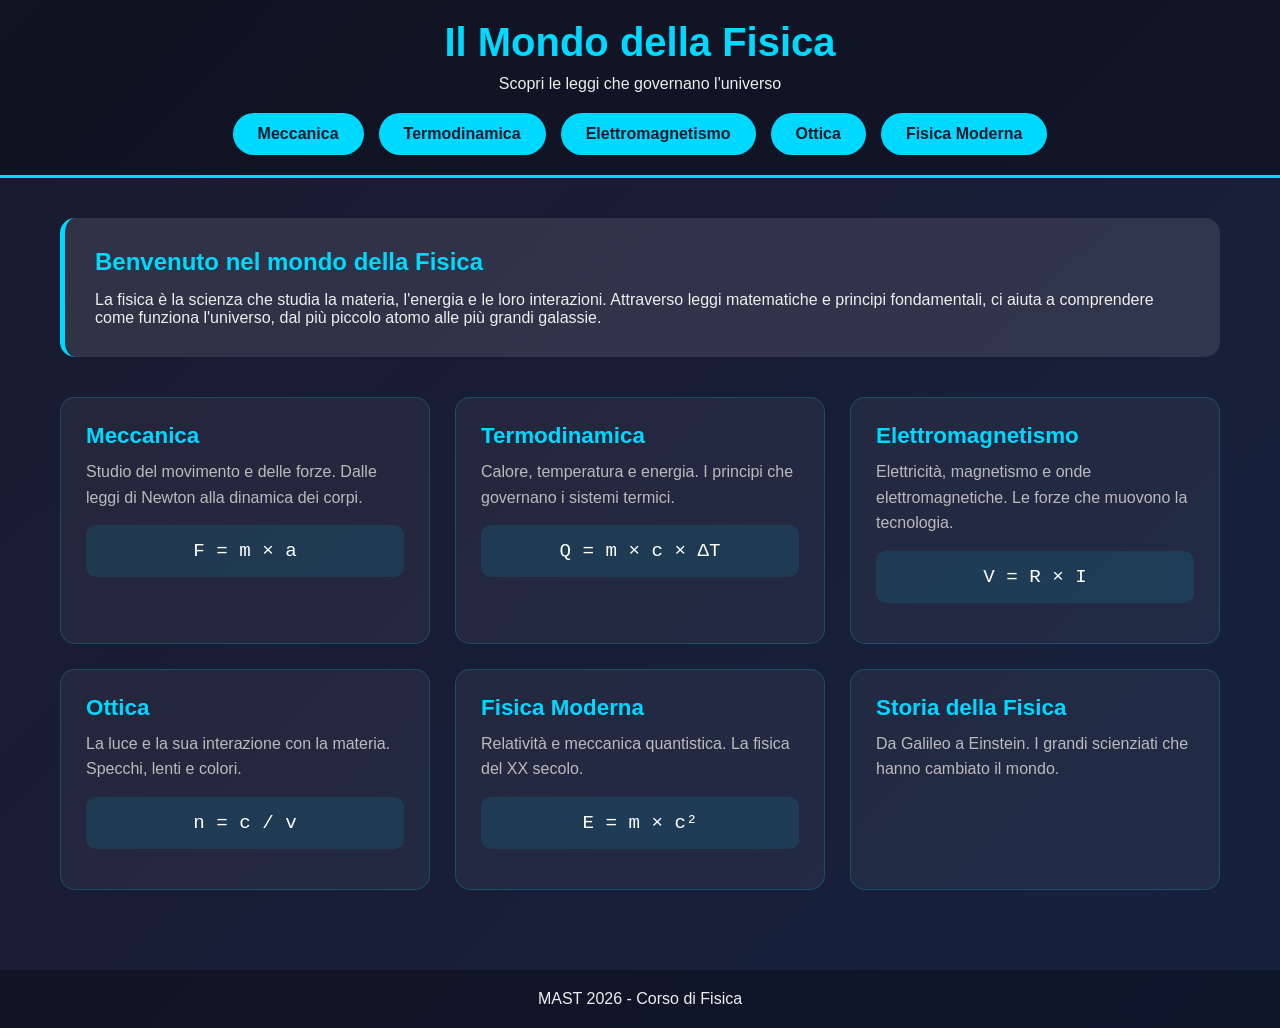
<file: index.html>
<!DOCTYPE html>
<html lang="it">
<head>
    <meta charset="UTF-8">
    <meta name="viewport" content="width=device-width, initial-scale=1.0">
    <title>Fisica - Guida Completa</title>
    <style>
        * { margin: 0; padding: 0; box-sizing: border-box; }
        body { 
            font-family: 'Segoe UI', Arial, sans-serif;
            background: linear-gradient(135deg, #1a1a2e 0%, #16213e 100%);
            color: #eee;
            min-height: 100vh;
        }
        header {
            background: rgba(0,0,0,0.3);
            padding: 20px;
            text-align: center;
            border-bottom: 3px solid #00d9ff;
        }
        h1 { color: #00d9ff; font-size: 2.5em; margin-bottom: 10px; }
        nav { 
            display: flex; 
            flex-wrap: wrap; 
            justify-content: center; 
            gap: 15px; 
            margin-top: 20px; 
        }
        nav a {
            background: #00d9ff;
            color: #1a1a2e;
            padding: 12px 25px;
            text-decoration: none;
            border-radius: 25px;
            font-weight: bold;
            transition: all 0.3s;
        }
        nav a:hover { 
            background: #fff; 
            transform: translateY(-3px);
            box-shadow: 0 5px 20px rgba(0,217,255,0.4);
        }
        .container {
            max-width: 1200px;
            margin: 0 auto;
            padding: 40px 20px;
        }
        .intro {
            background: rgba(255,255,255,0.1);
            padding: 30px;
            border-radius: 15px;
            margin-bottom: 40px;
            border-left: 5px solid #00d9ff;
        }
        .intro h2 { color: #00d9ff; margin-bottom: 15px; }
        .cards {
            display: grid;
            grid-template-columns: repeat(auto-fit, minmax(280px, 1fr));
            gap: 25px;
        }
        .card {
            background: rgba(255,255,255,0.05);
            border-radius: 15px;
            padding: 25px;
            transition: all 0.3s;
            border: 1px solid rgba(0,217,255,0.2);
        }
        .card:hover {
            transform: translateY(-5px);
            background: rgba(255,255,255,0.1);
            border-color: #00d9ff;
        }
        .card h3 { color: #00d9ff; margin-bottom: 10px; font-size: 1.4em; }
        .card p { color: #bbb; line-height: 1.6; }
        .formula {
            background: rgba(0,217,255,0.1);
            padding: 15px;
            border-radius: 10px;
            margin: 15px 0;
            font-family: 'Courier New', monospace;
            text-align: center;
            font-size: 1.2em;
            color: #fff;
        }
        footer {
            text-align: center;
            padding: 20px;
            background: rgba(0,0,0,0.3);
            margin-top: 40px;
        }
    </style>
</head>
<body>
    <header>
        <h1>Il Mondo della Fisica</h1>
        <p>Scopri le leggi che governano l'universo</p>
        <nav>
            <a href="meccanica.html">Meccanica</a>
            <a href="termodinamica.html">Termodinamica</a>
            <a href="elettromagnetismo.html">Elettromagnetismo</a>
            <a href="ottica.html">Ottica</a>
            <a href="moderna.html">Fisica Moderna</a>
        </nav>
    </header>

    <div class="container">
        <div class="intro">
            <h2>Benvenuto nel mondo della Fisica</h2>
            <p>La fisica è la scienza che studia la materia, l'energia e le loro interazioni. 
            Attraverso leggi matematiche e principi fondamentali, ci aiuta a comprendere 
            come funziona l'universo, dal più piccolo atomo alle più grandi galassie.</p>
        </div>

        <div class="cards">
            <div class="card">
                <h3>Meccanica</h3>
                <p>Studio del movimento e delle forze. Dalle leggi di Newton alla dinamica dei corpi.</p>
                <div class="formula">F = m × a</div>
            </div>

            <div class="card">
                <h3>Termodinamica</h3>
                <p>Calore, temperatura e energia. I principi che governano i sistemi termici.</p>
                <div class="formula">Q = m × c × ΔT</div>
            </div>

            <div class="card">
                <h3>Elettromagnetismo</h3>
                <p>Elettricità, magnetismo e onde elettromagnetiche. Le forze che muovono la tecnologia.</p>
                <div class="formula">V = R × I</div>
            </div>

            <div class="card">
                <h3>Ottica</h3>
                <p>La luce e la sua interazione con la materia. Specchi, lenti e colori.</p>
                <div class="formula">n = c / v</div>
            </div>

            <div class="card">
                <h3>Fisica Moderna</h3>
                <p>Relatività e meccanica quantistica. La fisica del XX secolo.</p>
                <div class="formula">E = m × c²</div>
            </div>

            <div class="card">
                <h3>Storia della Fisica</h3>
                <p>Da Galileo a Einstein. I grandi scienziati che hanno cambiato il mondo.</p>
            </div>
        </div>
    </div>

    <footer>
        <p>MAST 2026 - Corso di Fisica</p>
    </footer>
</body>
</html>
</file>
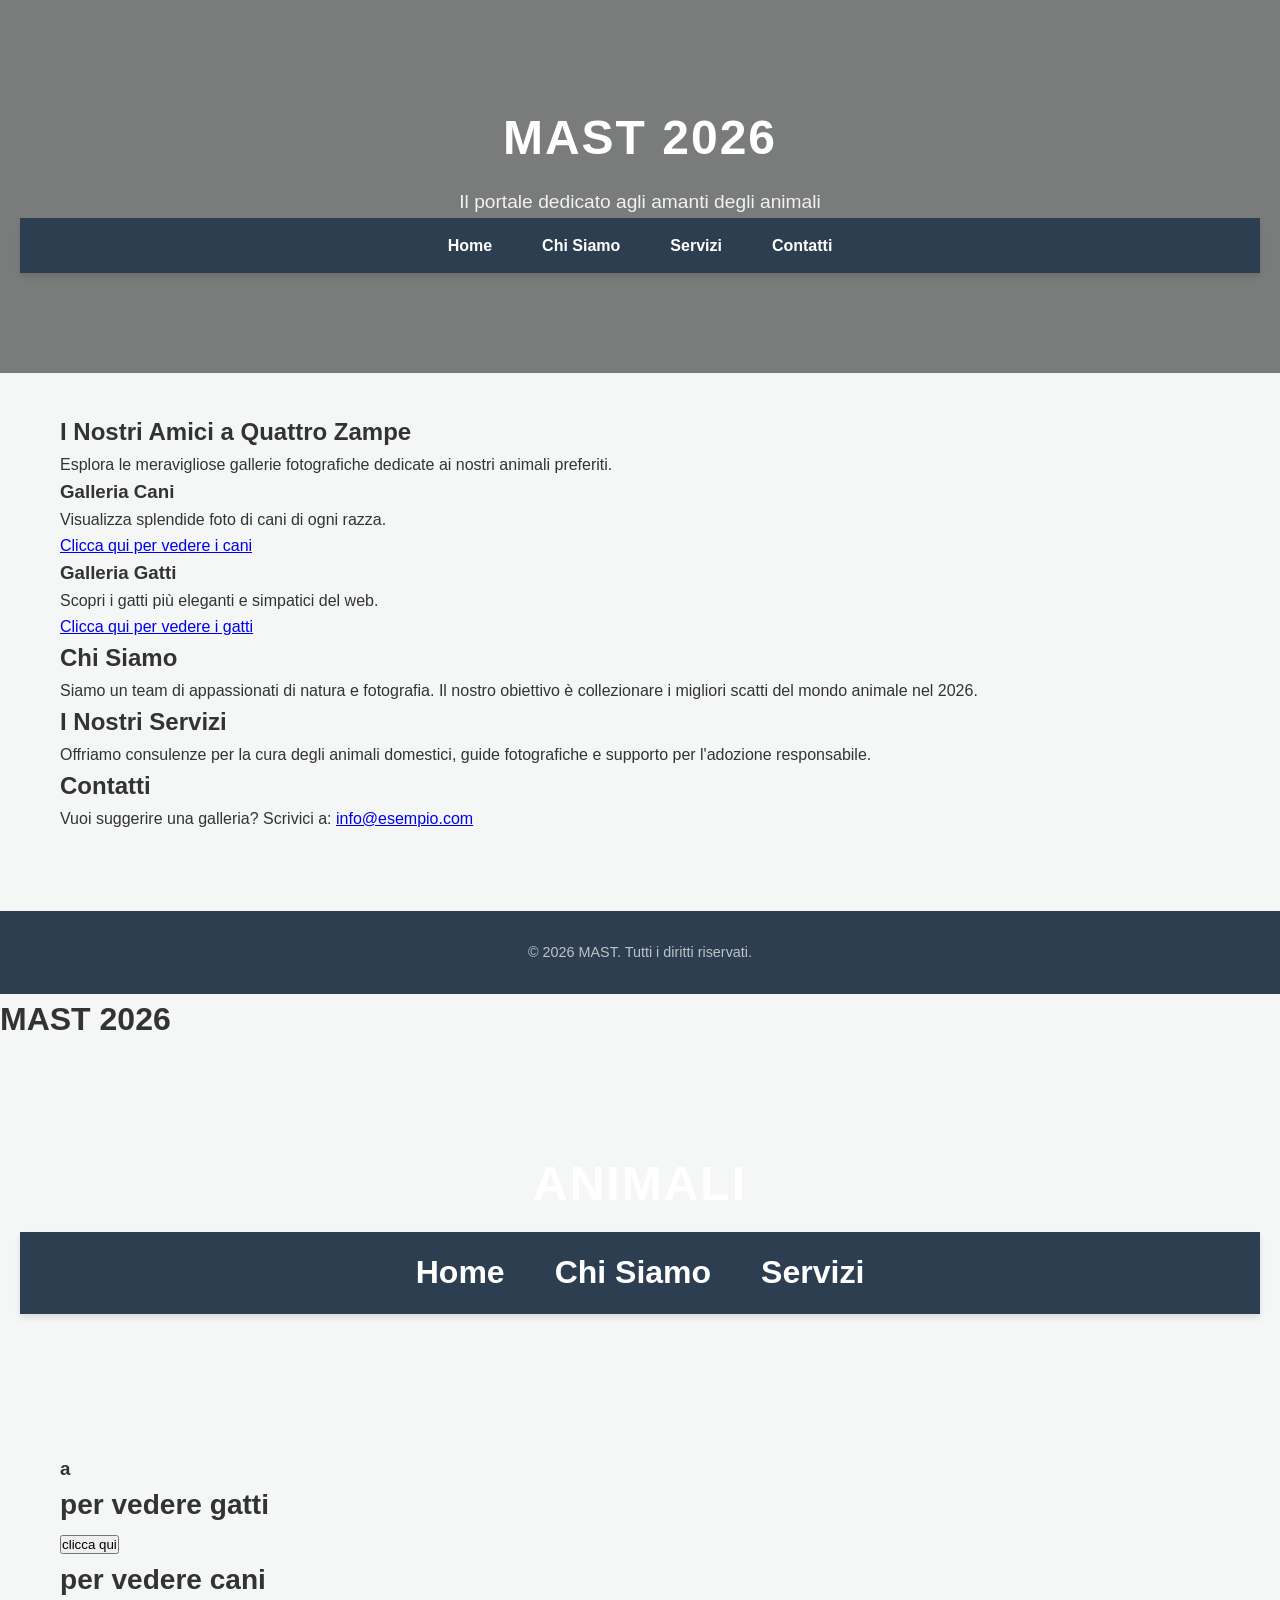
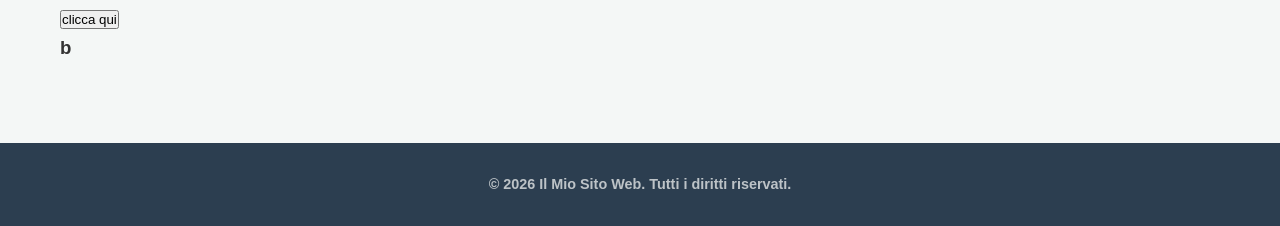
<file: clicca2.html>
<!DOCTYPE html>
<html lang="it">
<head>
    <meta charset="UTF-8">
    <meta name="viewport" content="width=device-width, initial-scale=1.0">
    <title>CLICCA! - Il Mondo degli Animali</title>
    
    <link rel="icon" type="image/png" href="favicon.png">
    <link rel="stylesheet" href="CLICCA.css">
</head>
<body>

    <header>
        <div class="logo-area">
            <h1>MAST 2026</h1>
            <p class="tagline">Il portale dedicato agli amanti degli animali</p>
        </div>
        <nav>
            <ul>
                <li><a href="#home">Home</a></li>
                <li><a href="#chi-siamo">Chi Siamo</a></li>
                <li><a href="#servizi">Servizi</a></li>
                <li><a href="#contatti">Contatti</a></li>
            </ul>
        </nav>
    </header>

    <main>
        
        <section id="home" class="main-section">
            <h2>I Nostri Amici a Quattro Zampe</h2>
            <p>Esplora le meravigliose gallerie fotografiche dedicate ai nostri animali preferiti.</p>
            
            <div class="card-container">
                <div class="card">
                    <h3>Galleria Cani</h3>
                    <p>Visualizza splendide foto di cani di ogni razza.</p>
                    <a href="https://unsplash.com/it/s/foto/cane" target="_blank" rel="noopener" class="mytestbtn">
                        Clicca qui per vedere i cani
                    </a>
                </div>

                <div class="card">
                    <h3>Galleria Gatti</h3>
                    <p>Scopri i gatti più eleganti e simpatici del web.</p>
                    <a href="https://unsplash.com/it/s/foto/splendidi-gatti" target="_blank" rel="noopener" class="mytestbtn">
                        Clicca qui per vedere i gatti
                    </a>
                </div>
            </div>
        </section>

        <section id="chi-siamo" class="main-section">
            <h2>Chi Siamo</h2>
            <p>Siamo un team di appassionati di natura e fotografia. Il nostro obiettivo è collezionare i migliori scatti del mondo animale nel 2026.</p>
        </section>

        <section id="servizi" class="main-section">
            <h2>I Nostri Servizi</h2>
            <p>Offriamo consulenze per la cura degli animali domestici, guide fotografiche e supporto per l'adozione responsabile.</p>
        </section>

        <section id="contatti" class="main-section">
            <h2>Contatti</h2>
            <p>Vuoi suggerire una galleria? Scrivici a: <a href="mailto:info@esempio.com">info@esempio.com</a></p>
        </section>

    </main>

    <footer>
        <p>&copy; 2026 MAST. Tutti i diritti riservati.</p>
    </footer>

</body>
</html>













<html>
 <head>
   <title>CLICCA!</title>
   <link rel="stylesheet" href="CLICCA.css">
   <link rel="icon" type="images (1).jpg" href="favicon.png">
   <meta charset="UTF-8">
   <meta name="viewport" content="width=device-width, initial-scale=1.0">
 </head>
 <body>
   <h1>MAST 2026</hl>
   
   <header>
        <h1>Animali</h1>
        <nav>
            <ul>
                <li><a href="#home">Home</a></li>
                <li><a href="#chi-siamo">Chi Siamo</a></li>
                <li><a href="#servizi">Servizi</a></li>
            </ul>
        </nav>
    </header>
   <h3>
   
   <main>
        <section id="home">
            a    
        </section>

        <section id="chi-siamo">
            <section2>
                <h2>per vedere gatti</h2>
                <p> <a href="https://unsplash.com/it/s/foto/splendidi-gatti" target="_blank"> 
                    <button class="mytestbtn" >clicca qui</button>
                </a> </p>
            </section2>
            <section3>
                <h2>per vedere cani</h2>
                <p> <a href="https://unsplash.com/it/s/foto/cane" target="_blank" > 
                    <button class="mytestbtn" >clicca qui</button>
                </a> </p>
            </section3>
        </section>

        <section id="servizi">
            b
        </section>
    </main>

    <footer>
        <p>&copy; 2026 Il Mio Sito Web. Tutti i diritti riservati.</p>
    </footer>
 </body>
</html>
</file>
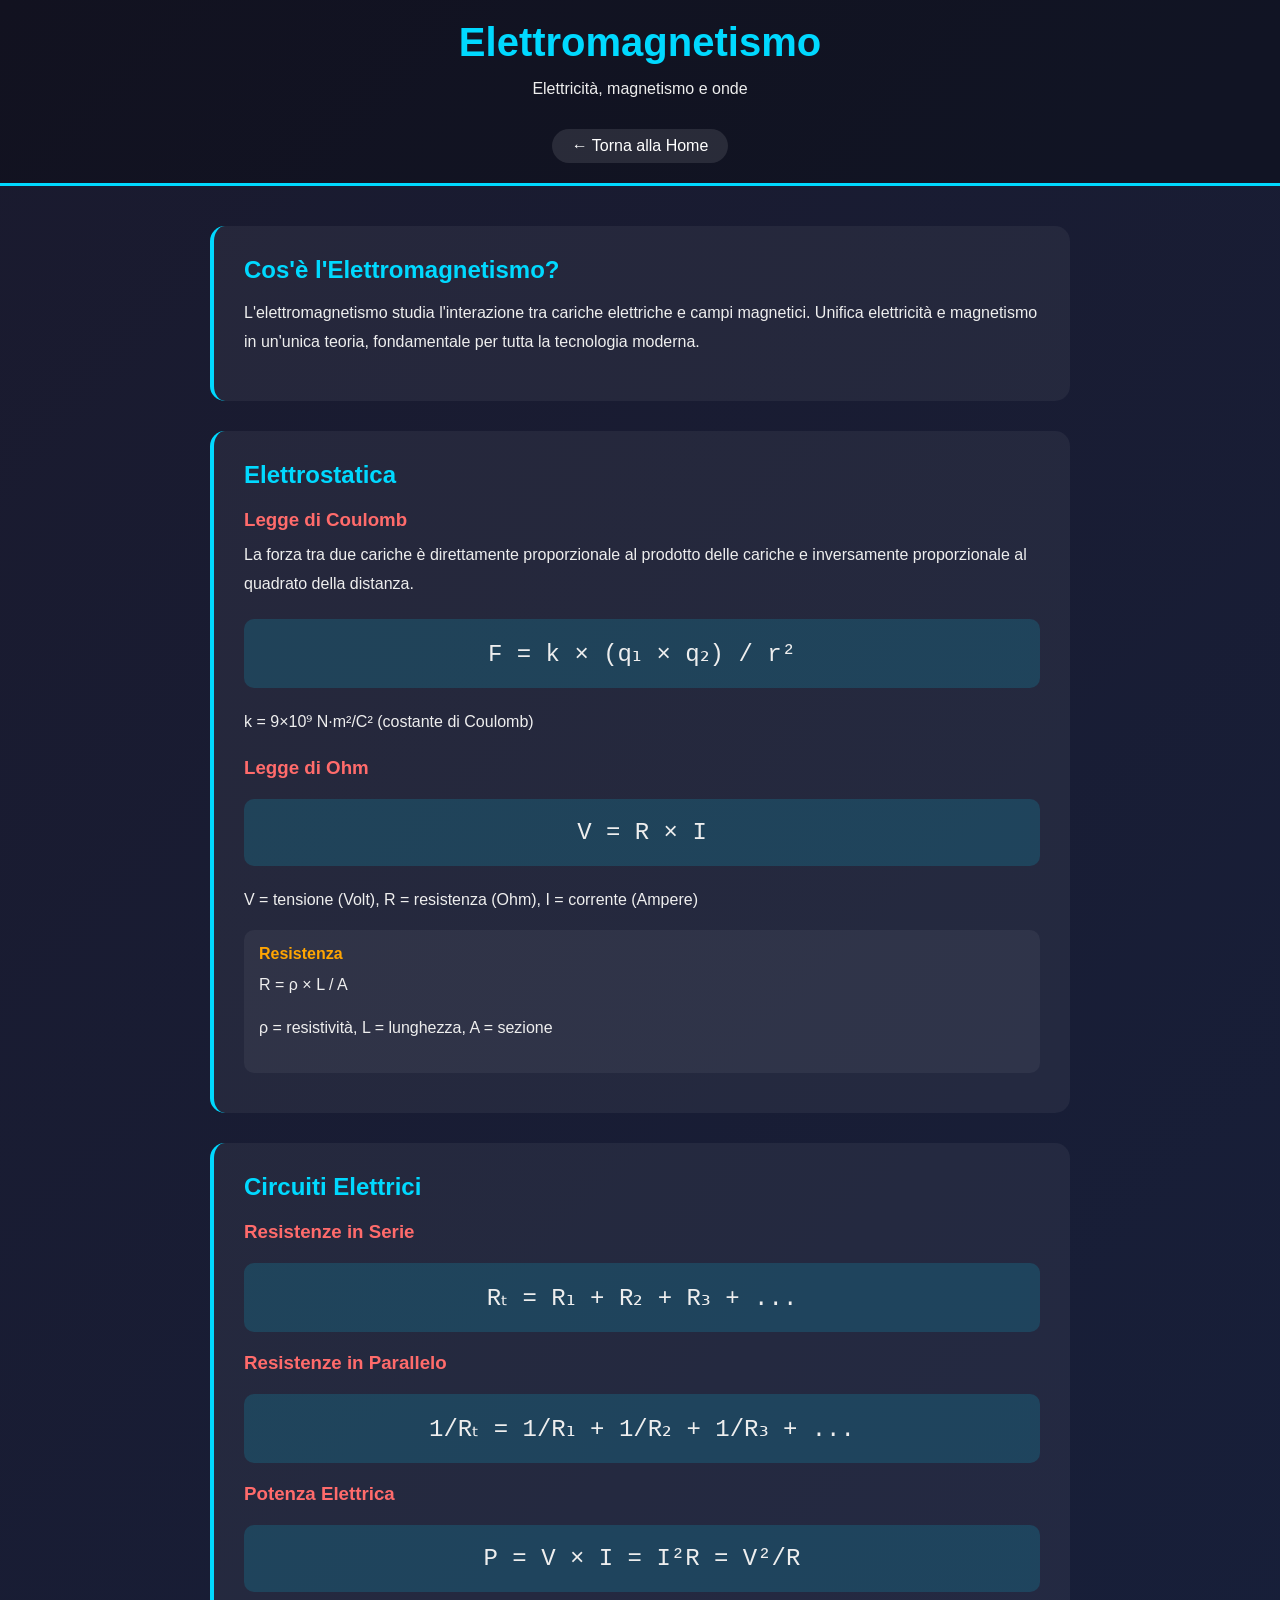
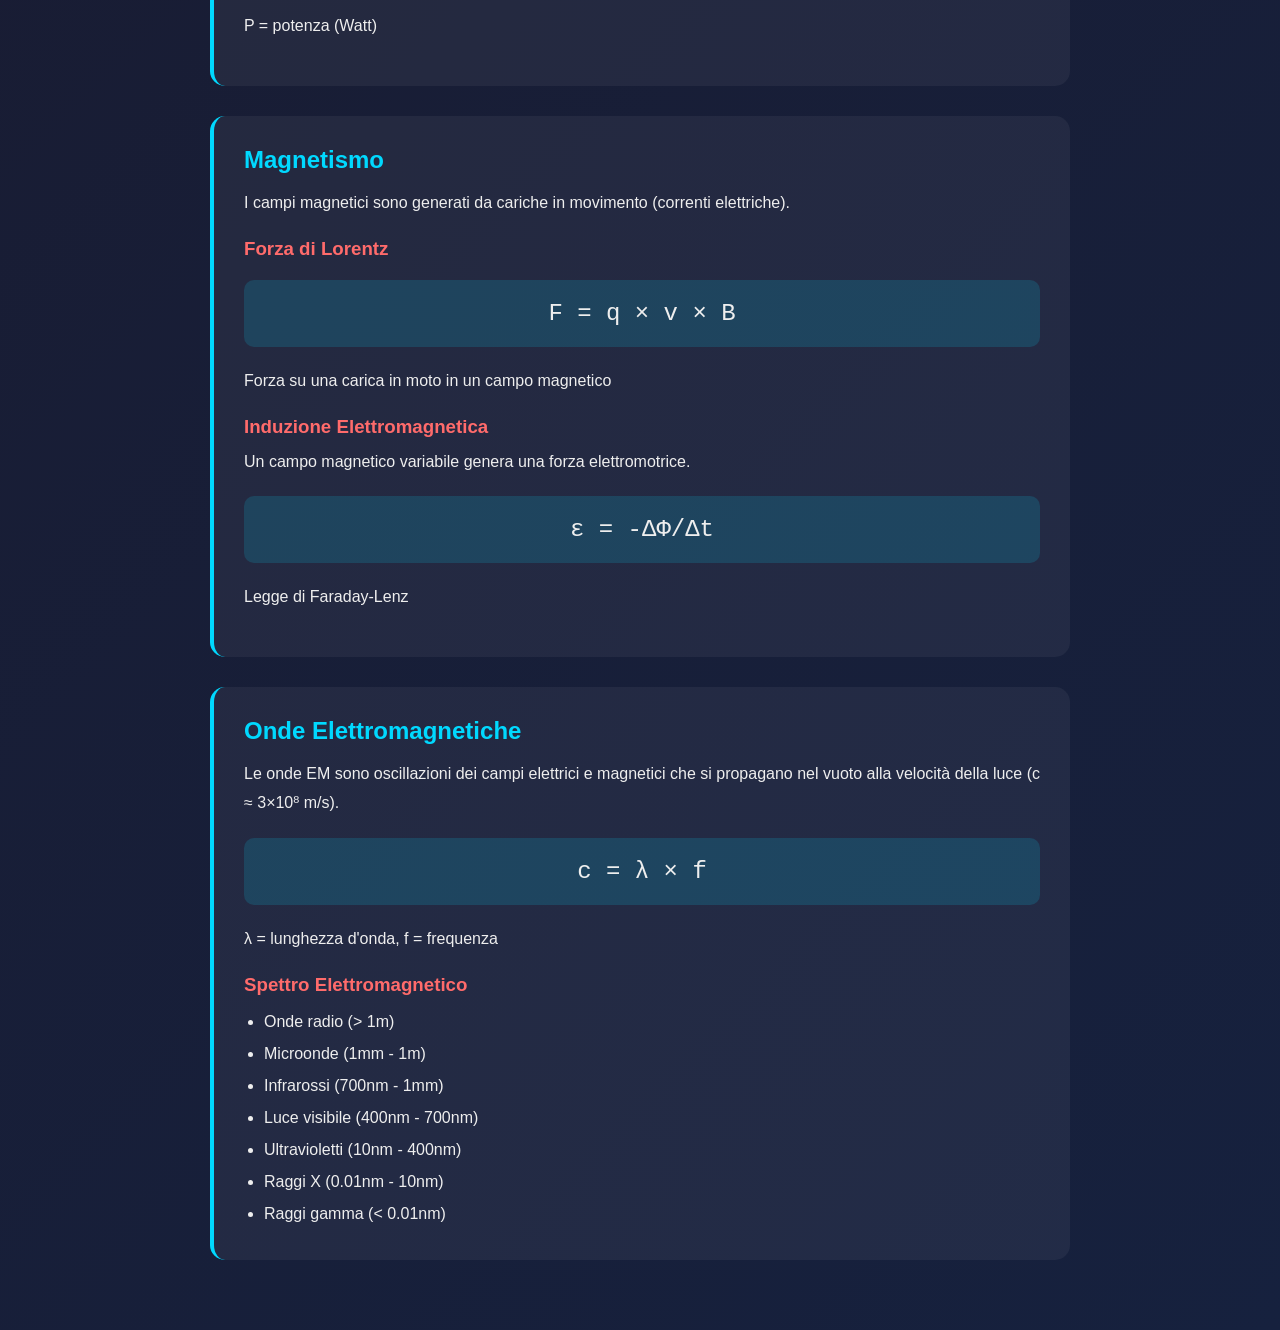
<file: elettromagnetismo.html>
<!DOCTYPE html>
<html lang="it">
<head>
    <meta charset="UTF-8">
    <meta name="viewport" content="width=device-width, initial-scale=1.0">
    <title>Elettromagnetismo - Fisica</title>
    <style>
        * { margin: 0; padding: 0; box-sizing: border-box; }
        body { 
            font-family: 'Segoe UI', Arial, sans-serif;
            background: linear-gradient(135deg, #1a1a2e 0%, #16213e 100%);
            color: #eee;
            min-height: 100vh;
        }
        header {
            background: rgba(0,0,0,0.3);
            padding: 20px;
            text-align: center;
            border-bottom: 3px solid #00d9ff;
        }
        h1 { color: #00d9ff; font-size: 2.5em; margin-bottom: 10px; }
        .back { 
            display: inline-block;
            color: #fff;
            text-decoration: none;
            margin-top: 10px;
            padding: 8px 20px;
            background: rgba(255,255,255,0.1);
            border-radius: 20px;
        }
        .back:hover { background: rgba(255,255,255,0.2); }
        .container {
            max-width: 900px;
            margin: 0 auto;
            padding: 40px 20px;
        }
        section {
            background: rgba(255,255,255,0.05);
            padding: 30px;
            border-radius: 15px;
            margin-bottom: 30px;
            border-left: 4px solid #00d9ff;
        }
        h2 { color: #00d9ff; margin-bottom: 15px; }
        h3 { color: #ff6b6b; margin: 20px 0 10px; }
        p { line-height: 1.8; margin-bottom: 15px; }
        .formula {
            background: rgba(0,217,255,0.15);
            padding: 20px;
            border-radius: 10px;
            margin: 20px 0;
            text-align: center;
            font-size: 1.5em;
            font-family: 'Courier New', monospace;
        }
        .component {
            background: rgba(255,255,255,0.05);
            padding: 15px;
            border-radius: 10px;
            margin: 10px 0;
        }
        .component h4 { color: #ffa502; margin-bottom: 8px; }
        ul { margin-left: 20px; line-height: 2; }
    </style>
</head>
<body>
    <header>
        <h1>Elettromagnetismo</h1>
        <p>Elettricità, magnetismo e onde</p>
        <a href="index.html" class="back">← Torna alla Home</a>
    </header>

    <div class="container">
        <section>
            <h2>Cos'è l'Elettromagnetismo?</h2>
            <p>L'elettromagnetismo studia l'interazione tra cariche elettriche e campi magnetici. 
            Unifica elettricità e magnetismo in un'unica teoria, fondamentale per tutta la tecnologia moderna.</p>
        </section>

        <section>
            <h2>Elettrostatica</h2>
            
            <h3>Legge di Coulomb</h3>
            <p>La forza tra due cariche è direttamente proporzionale al prodotto delle cariche 
            e inversamente proporzionale al quadrato della distanza.</p>
            <div class="formula">F = k × (q₁ × q₂) / r²</div>
            <p>k = 9×10⁹ N·m²/C² (costante di Coulomb)</p>

            <h3>Legge di Ohm</h3>
            <div class="formula">V = R × I</div>
            <p>V = tensione (Volt), R = resistenza (Ohm), I = corrente (Ampere)</p>

            <div class="component">
                <h4>Resistenza</h4>
                <p>R = ρ × L / A</p>
                <p>ρ = resistività, L = lunghezza, A = sezione</p>
            </div>
        </section>

        <section>
            <h2>Circuiti Elettrici</h2>
            
            <h3>Resistenze in Serie</h3>
            <div class="formula">Rₜ = R₁ + R₂ + R₃ + ...</div>
            
            <h3>Resistenze in Parallelo</h3>
            <div class="formula">1/Rₜ = 1/R₁ + 1/R₂ + 1/R₃ + ...</div>

            <h3>Potenza Elettrica</h3>
            <div class="formula">P = V × I = I²R = V²/R</div>
            <p>P = potenza (Watt)</p>
        </section>

        <section>
            <h2>Magnetismo</h2>
            <p>I campi magnetici sono generati da cariche in movimento (correnti elettriche).</p>
            
            <h3>Forza di Lorentz</h3>
            <div class="formula">F = q × v × B</div>
            <p>Forza su una carica in moto in un campo magnetico</p>

            <h3>Induzione Elettromagnetica</h3>
            <p>Un campo magnetico variabile genera una forza elettromotrice.</p>
            <div class="formula">ε = -ΔΦ/Δt</div>
            <p>Legge di Faraday-Lenz</p>
        </section>

        <section>
            <h2>Onde Elettromagnetiche</h2>
            <p>Le onde EM sono oscillazioni dei campi elettrici e magnetici che si propagano nel vuoto 
            alla velocità della luce (c ≈ 3×10⁸ m/s).</p>
            <div class="formula">c = λ × f</div>
            <p>λ = lunghezza d'onda, f = frequenza</p>

            <h3>Spettro Elettromagnetico</h3>
            <ul>
                <li>Onde radio (> 1m)</li>
                <li>Microonde (1mm - 1m)</li>
                <li>Infrarossi (700nm - 1mm)</li>
                <li>Luce visibile (400nm - 700nm)</li>
                <li>Ultravioletti (10nm - 400nm)</li>
                <li>Raggi X (0.01nm - 10nm)</li>
                <li>Raggi gamma (< 0.01nm)</li>
            </ul>
        </section>
    </div>
</body>
</html>
</file>
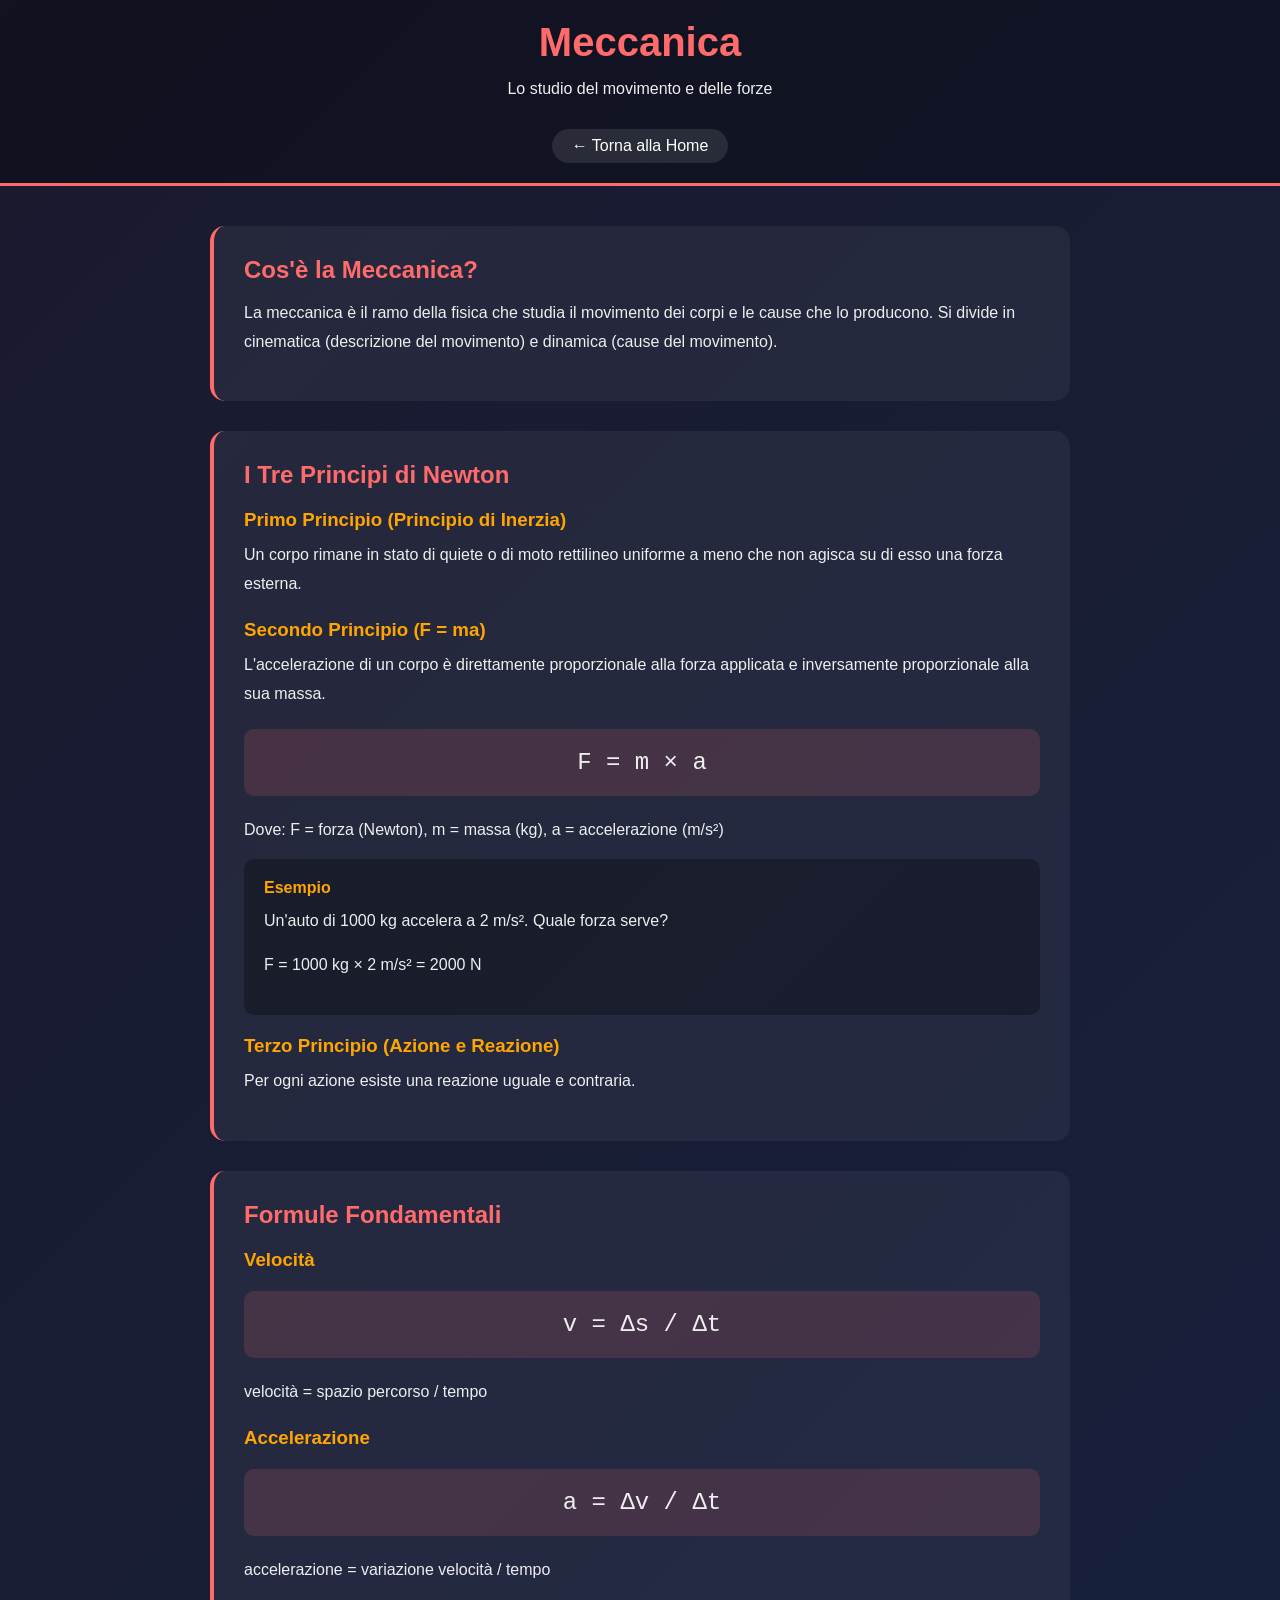
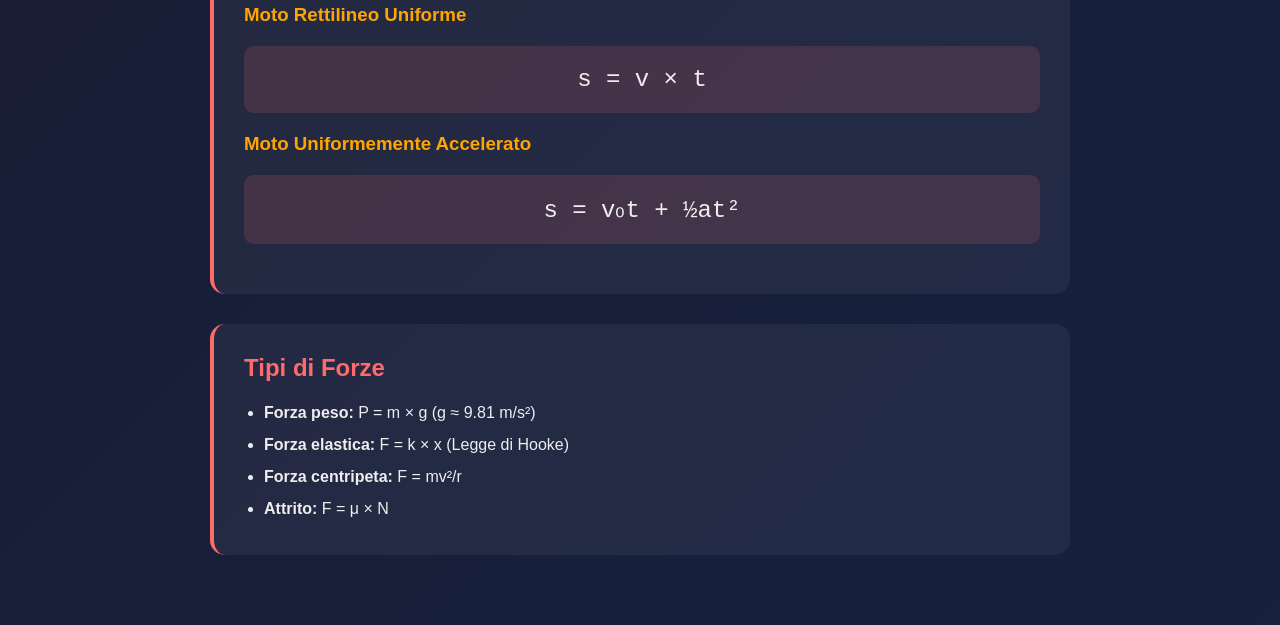
<file: meccanica.html>
<!DOCTYPE html>
<html lang="it">
<head>
    <meta charset="UTF-8">
    <meta name="viewport" content="width=device-width, initial-scale=1.0">
    <title>Meccanica - Fisica</title>
    <style>
        * { margin: 0; padding: 0; box-sizing: border-box; }
        body { 
            font-family: 'Segoe UI', Arial, sans-serif;
            background: linear-gradient(135deg, #1a1a2e 0%, #16213e 100%);
            color: #eee;
            min-height: 100vh;
        }
        header {
            background: rgba(0,0,0,0.3);
            padding: 20px;
            text-align: center;
            border-bottom: 3px solid #ff6b6b;
        }
        h1 { color: #ff6b6b; font-size: 2.5em; margin-bottom: 10px; }
        .back { 
            display: inline-block;
            color: #fff;
            text-decoration: none;
            margin-top: 10px;
            padding: 8px 20px;
            background: rgba(255,255,255,0.1);
            border-radius: 20px;
        }
        .back:hover { background: rgba(255,255,255,0.2); }
        .container {
            max-width: 900px;
            margin: 0 auto;
            padding: 40px 20px;
        }
        section {
            background: rgba(255,255,255,0.05);
            padding: 30px;
            border-radius: 15px;
            margin-bottom: 30px;
            border-left: 4px solid #ff6b6b;
        }
        h2 { color: #ff6b6b; margin-bottom: 15px; }
        h3 { color: #ffa502; margin: 20px 0 10px; }
        p { line-height: 1.8; margin-bottom: 15px; }
        .formula {
            background: rgba(255,107,107,0.15);
            padding: 20px;
            border-radius: 10px;
            margin: 20px 0;
            text-align: center;
            font-size: 1.5em;
            font-family: 'Courier New', monospace;
        }
        .example {
            background: rgba(0,0,0,0.3);
            padding: 20px;
            border-radius: 10px;
            margin: 15px 0;
        }
        .example h4 { color: #ffa502; margin-bottom: 10px; }
        ul { margin-left: 20px; line-height: 2; }
    </style>
</head>
<body>
    <header>
        <h1>Meccanica</h1>
        <p>Lo studio del movimento e delle forze</p>
        <a href="index.html" class="back">← Torna alla Home</a>
    </header>

    <div class="container">
        <section>
            <h2>Cos'è la Meccanica?</h2>
            <p>La meccanica è il ramo della fisica che studia il movimento dei corpi e le cause che lo producono. 
            Si divide in cinematica (descrizione del movimento) e dinamica (cause del movimento).</p>
        </section>

        <section>
            <h2>I Tre Principi di Newton</h2>
            
            <h3>Primo Principio (Principio di Inerzia)</h3>
            <p>Un corpo rimane in stato di quiete o di moto rettilineo uniforme a meno che non agisca su di esso una forza esterna.</p>
            
            <h3>Secondo Principio (F = ma)</h3>
            <p>L'accelerazione di un corpo è direttamente proporzionale alla forza applicata e inversamente proporzionale alla sua massa.</p>
            <div class="formula">F = m × a</div>
            <p>Dove: F = forza (Newton), m = massa (kg), a = accelerazione (m/s²)</p>

            <div class="example">
                <h4>Esempio</h4>
                <p>Un'auto di 1000 kg accelera a 2 m/s². Quale forza serve?</p>
                <p>F = 1000 kg × 2 m/s² = 2000 N</p>
            </div>

            <h3>Terzo Principio (Azione e Reazione)</h3>
            <p>Per ogni azione esiste una reazione uguale e contraria.</p>
        </section>

        <section>
            <h2>Formule Fondamentali</h2>
            
            <h3>Velocità</h3>
            <div class="formula">v = Δs / Δt</div>
            <p>velocità = spazio percorso / tempo</p>

            <h3>Accelerazione</h3>
            <div class="formula">a = Δv / Δt</div>
            <p>accelerazione = variazione velocità / tempo</p>

            <h3>Moto Rettilineo Uniforme</h3>
            <div class="formula">s = v × t</div>

            <h3>Moto Uniformemente Accelerato</h3>
            <div class="formula">s = v₀t + ½at²</div>
        </section>

        <section>
            <h2>Tipi di Forze</h2>
            <ul>
                <li><strong>Forza peso:</strong> P = m × g (g ≈ 9.81 m/s²)</li>
                <li><strong>Forza elastica:</strong> F = k × x (Legge di Hooke)</li>
                <li><strong>Forza centripeta:</strong> F = mv²/r</li>
                <li><strong>Attrito:</strong> F = μ × N</li>
            </ul>
        </section>
    </div>
</body>
</html>
</file>
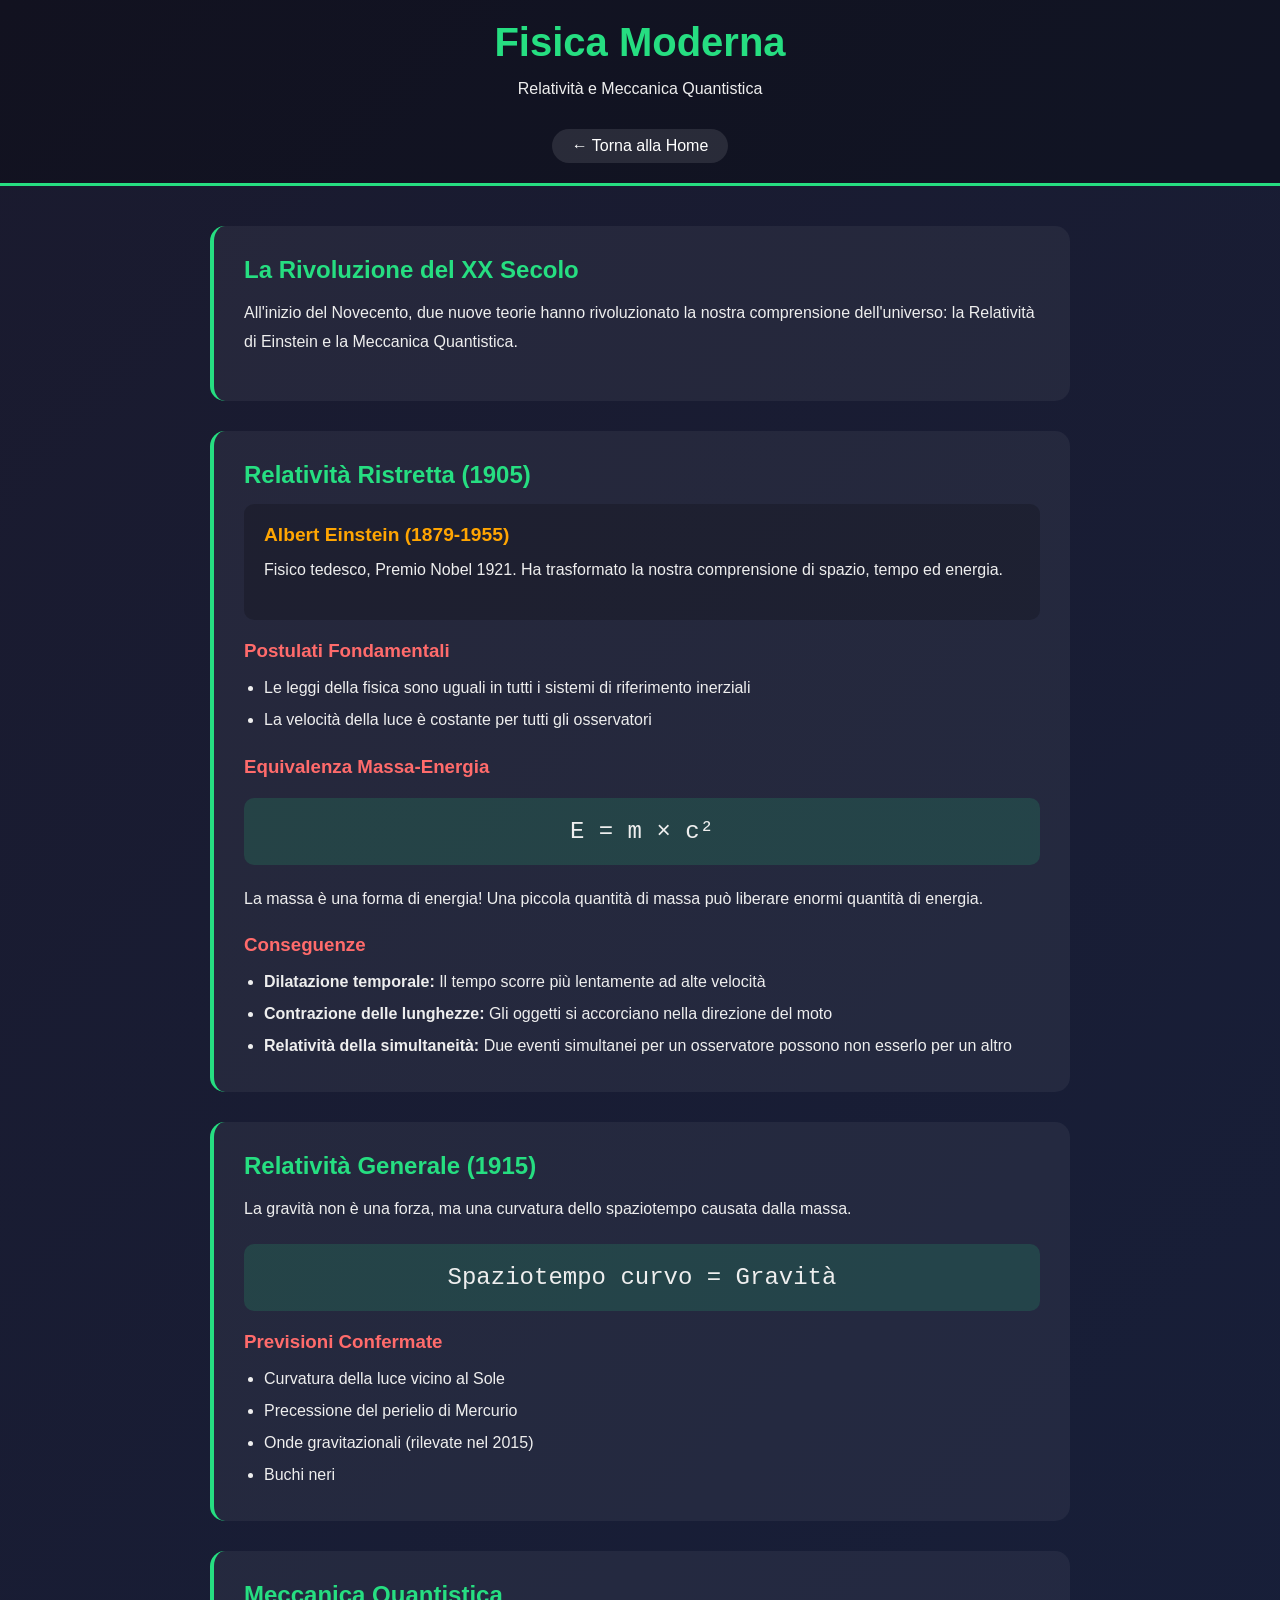
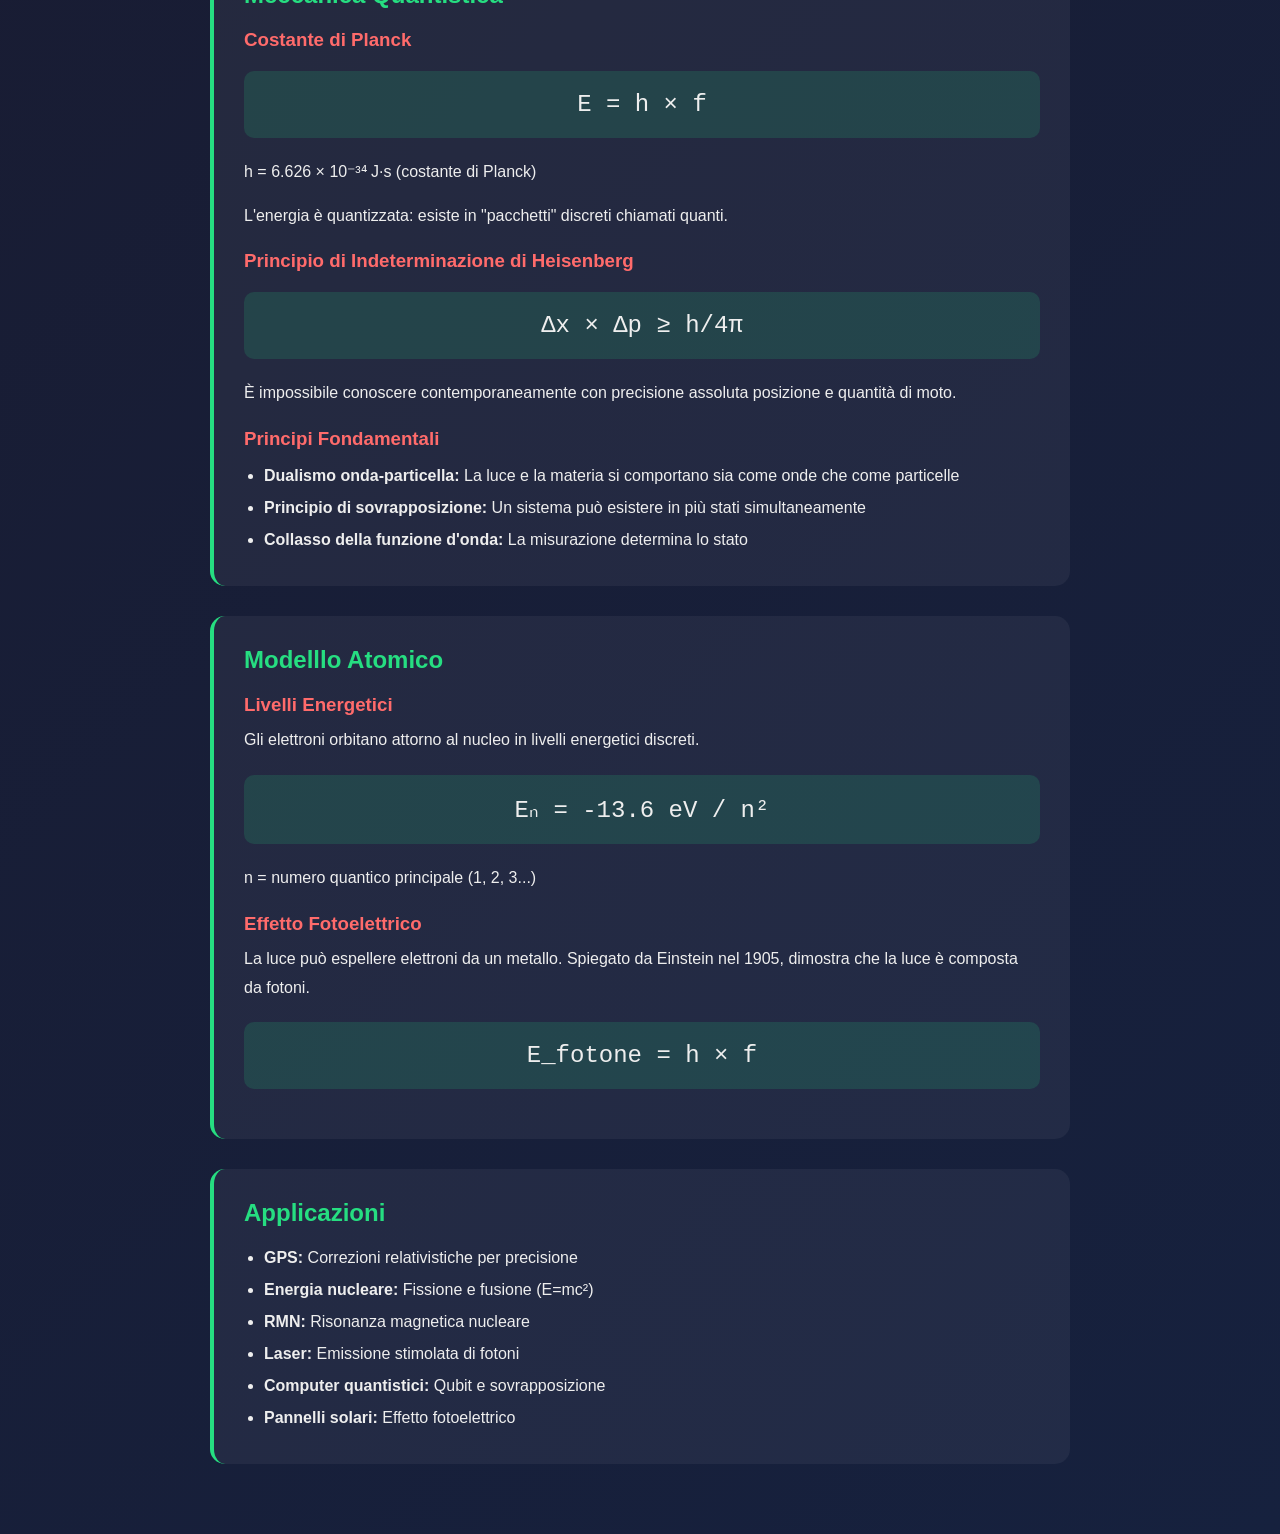
<file: moderna.html>
<!DOCTYPE html>
<html lang="it">
<head>
    <meta charset="UTF-8">
    <meta name="viewport" content="width=device-width, initial-scale=1.0">
    <title>Fisica Moderna - Fisica</title>
    <style>
        * { margin: 0; padding: 0; box-sizing: border-box; }
        body { 
            font-family: 'Segoe UI', Arial, sans-serif;
            background: linear-gradient(135deg, #1a1a2e 0%, #16213e 100%);
            color: #eee;
            min-height: 100vh;
        }
        header {
            background: rgba(0,0,0,0.3);
            padding: 20px;
            text-align: center;
            border-bottom: 3px solid #26de81;
        }
        h1 { color: #26de81; font-size: 2.5em; margin-bottom: 10px; }
        .back { 
            display: inline-block;
            color: #fff;
            text-decoration: none;
            margin-top: 10px;
            padding: 8px 20px;
            background: rgba(255,255,255,0.1);
            border-radius: 20px;
        }
        .back:hover { background: rgba(255,255,255,0.2); }
        .container {
            max-width: 900px;
            margin: 0 auto;
            padding: 40px 20px;
        }
        section {
            background: rgba(255,255,255,0.05);
            padding: 30px;
            border-radius: 15px;
            margin-bottom: 30px;
            border-left: 4px solid #26de81;
        }
        h2 { color: #26de81; margin-bottom: 15px; }
        h3 { color: #ff6b6b; margin: 20px 0 10px; }
        p { line-height: 1.8; margin-bottom: 15px; }
        .formula {
            background: rgba(38,222,129,0.15);
            padding: 20px;
            border-radius: 10px;
            margin: 20px 0;
            text-align: center;
            font-size: 1.5em;
            font-family: 'Courier New', monospace;
        }
        .scientist {
            background: rgba(0,0,0,0.2);
            padding: 20px;
            border-radius: 10px;
            margin: 15px 0;
        }
        .scientist h4 { color: #ffa502; margin-bottom: 10px; font-size: 1.2em; }
        ul { margin-left: 20px; line-height: 2; }
    </style>
</head>
<body>
    <header>
        <h1>Fisica Moderna</h1>
        <p>Relatività e Meccanica Quantistica</p>
        <a href="index.html" class="back">← Torna alla Home</a>
    </header>

    <div class="container">
        <section>
            <h2>La Rivoluzione del XX Secolo</h2>
            <p>All'inizio del Novecento, due nuove teorie hanno rivoluzionato la nostra comprensione dell'universo: 
            la Relatività di Einstein e la Meccanica Quantistica.</p>
        </section>

        <section>
            <h2>Relatività Ristretta (1905)</h2>
            
            <div class="scientist">
                <h4>Albert Einstein (1879-1955)</h4>
                <p>Fisico tedesco, Premio Nobel 1921. Ha trasformato la nostra comprensione di spazio, tempo ed energia.</p>
            </div>

            <h3>Postulati Fondamentali</h3>
            <ul>
                <li>Le leggi della fisica sono uguali in tutti i sistemi di riferimento inerziali</li>
                <li>La velocità della luce è costante per tutti gli osservatori</li>
            </ul>

            <h3>Equivalenza Massa-Energia</h3>
            <div class="formula">E = m × c²</div>
            <p>La massa è una forma di energia! Una piccola quantità di massa può liberare enormi quantità di energia.</p>

            <h3>Conseguenze</h3>
            <ul>
                <li><strong>Dilatazione temporale:</strong> Il tempo scorre più lentamente ad alte velocità</li>
                <li><strong>Contrazione delle lunghezze:</strong> Gli oggetti si accorciano nella direzione del moto</li>
                <li><strong>Relatività della simultaneità:</strong> Due eventi simultanei per un osservatore possono non esserlo per un altro</li>
            </ul>
        </section>

        <section>
            <h2>Relatività Generale (1915)</h2>
            <p>La gravità non è una forza, ma una curvatura dello spaziotempo causata dalla massa.</p>
            
            <div class="formula">Spaziotempo curvo = Gravità</div>

            <h3>Previsioni Confermate</h3>
            <ul>
                <li>Curvatura della luce vicino al Sole</li>
                <li>Precessione del perielio di Mercurio</li>
                <li>Onde gravitazionali (rilevate nel 2015)</li>
                <li>Buchi neri</li>
            </ul>
        </section>

        <section>
            <h2>Meccanica Quantistica</h2>
            
            <h3>Costante di Planck</h3>
            <div class="formula">E = h × f</div>
            <p>h = 6.626 × 10⁻³⁴ J·s (costante di Planck)</p>
            <p>L'energia è quantizzata: esiste in "pacchetti" discreti chiamati quanti.</p>

            <h3>Principio di Indeterminazione di Heisenberg</h3>
            <div class="formula">Δx × Δp ≥ h/4π</div>
            <p>È impossibile conoscere contemporaneamente con precisione assoluta posizione e quantità di moto.</p>

            <h3>Principi Fondamentali</h3>
            <ul>
                <li><strong>Dualismo onda-particella:</strong> La luce e la materia si comportano sia come onde che come particelle</li>
                <li><strong>Principio di sovrapposizione:</strong> Un sistema può esistere in più stati simultaneamente</li>
                <li><strong>Collasso della funzione d'onda:</strong> La misurazione determina lo stato</li>
            </ul>
        </section>

        <section>
            <h2>Modelllo Atomico</h2>
            
            <h3>Livelli Energetici</h3>
            <p>Gli elettroni orbitano attorno al nucleo in livelli energetici discreti.</p>
            <div class="formula">Eₙ = -13.6 eV / n²</div>
            <p>n = numero quantico principale (1, 2, 3...)</p>

            <h3>Effetto Fotoelettrico</h3>
            <p>La luce può espellere elettroni da un metallo. Spiegato da Einstein nel 1905, 
            dimostra che la luce è composta da fotoni.</p>
            <div class="formula">E_fotone = h × f</div>
        </section>

        <section>
            <h2>Applicazioni</h2>
            <ul>
                <li><strong>GPS:</strong> Correzioni relativistiche per precisione</li>
                <li><strong>Energia nucleare:</strong> Fissione e fusione (E=mc²)</li>
                <li><strong>RMN:</strong> Risonanza magnetica nucleare</li>
                <li><strong>Laser:</strong> Emissione stimolata di fotoni</li>
                <li><strong>Computer quantistici:</strong> Qubit e sovrapposizione</li>
                <li><strong>Pannelli solari:</strong> Effetto fotoelettrico</li>
            </ul>
        </section>
    </div>
</body>
</html>
</file>
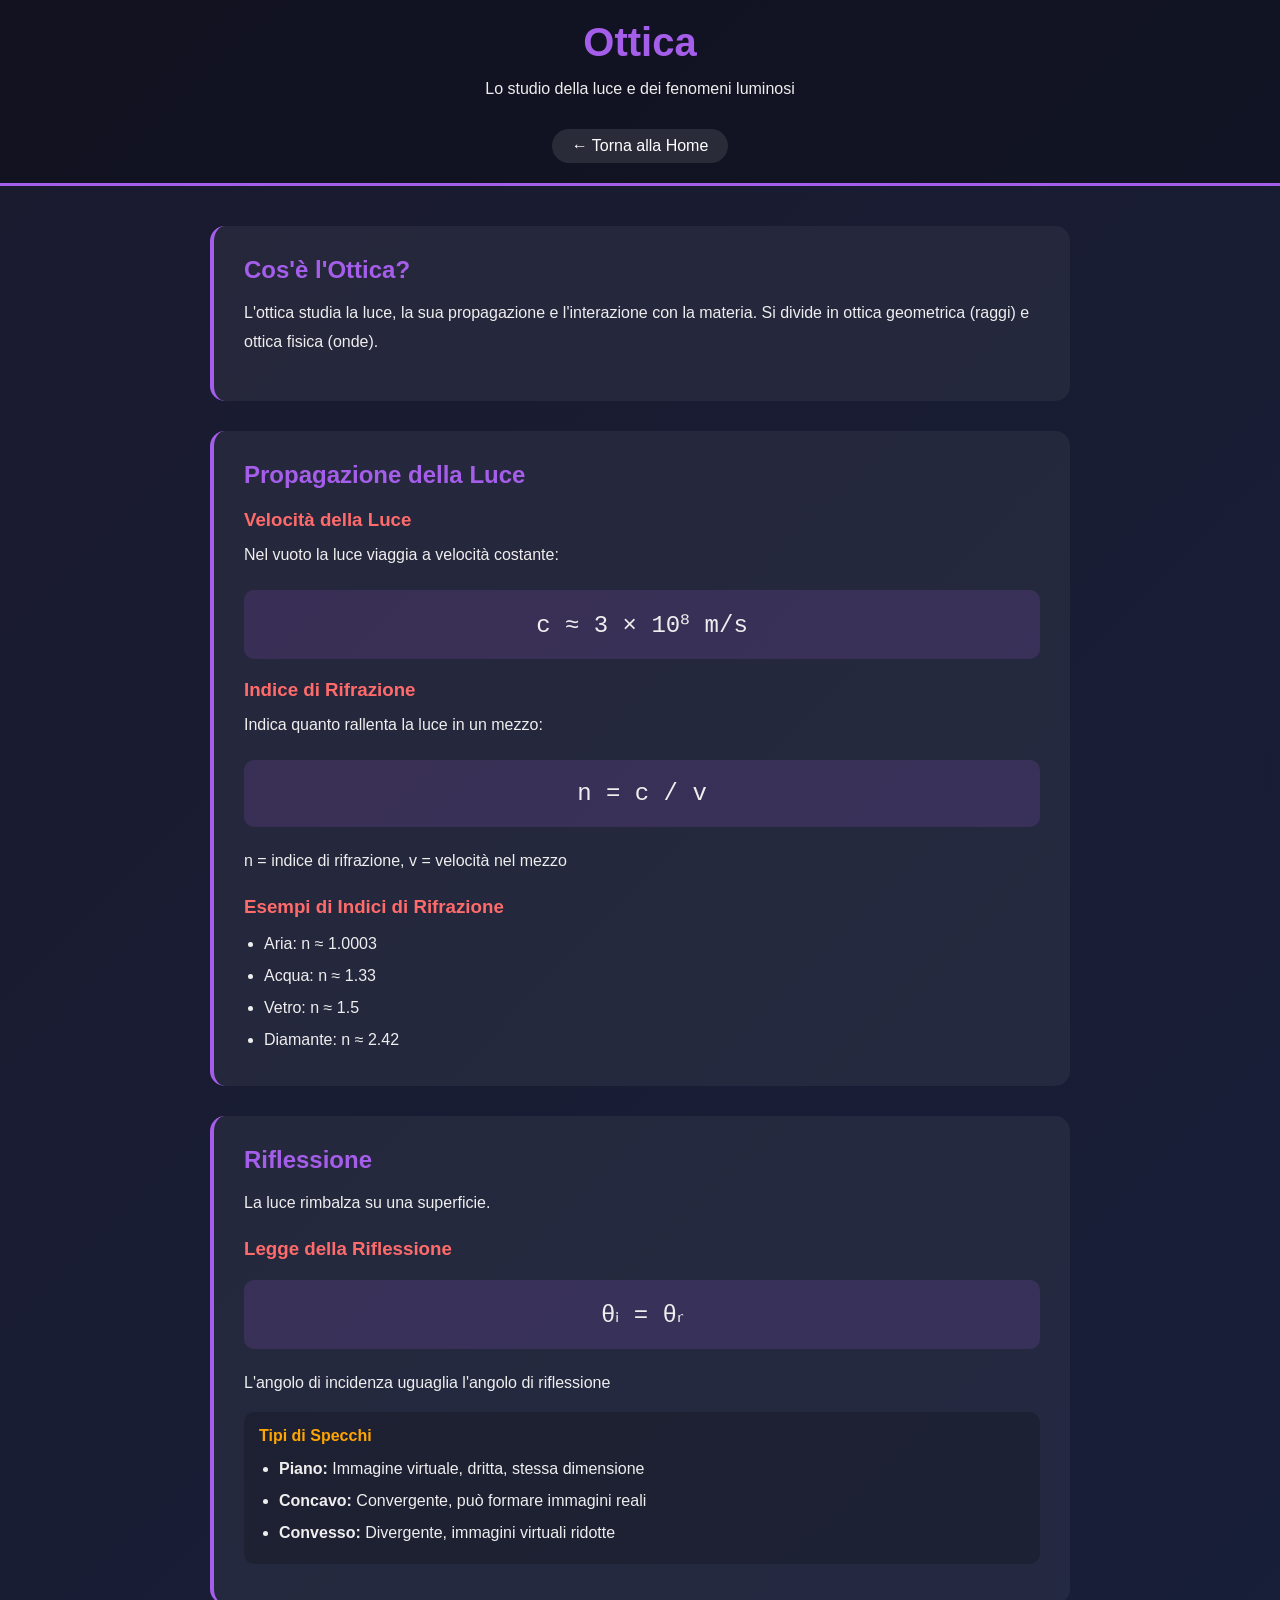
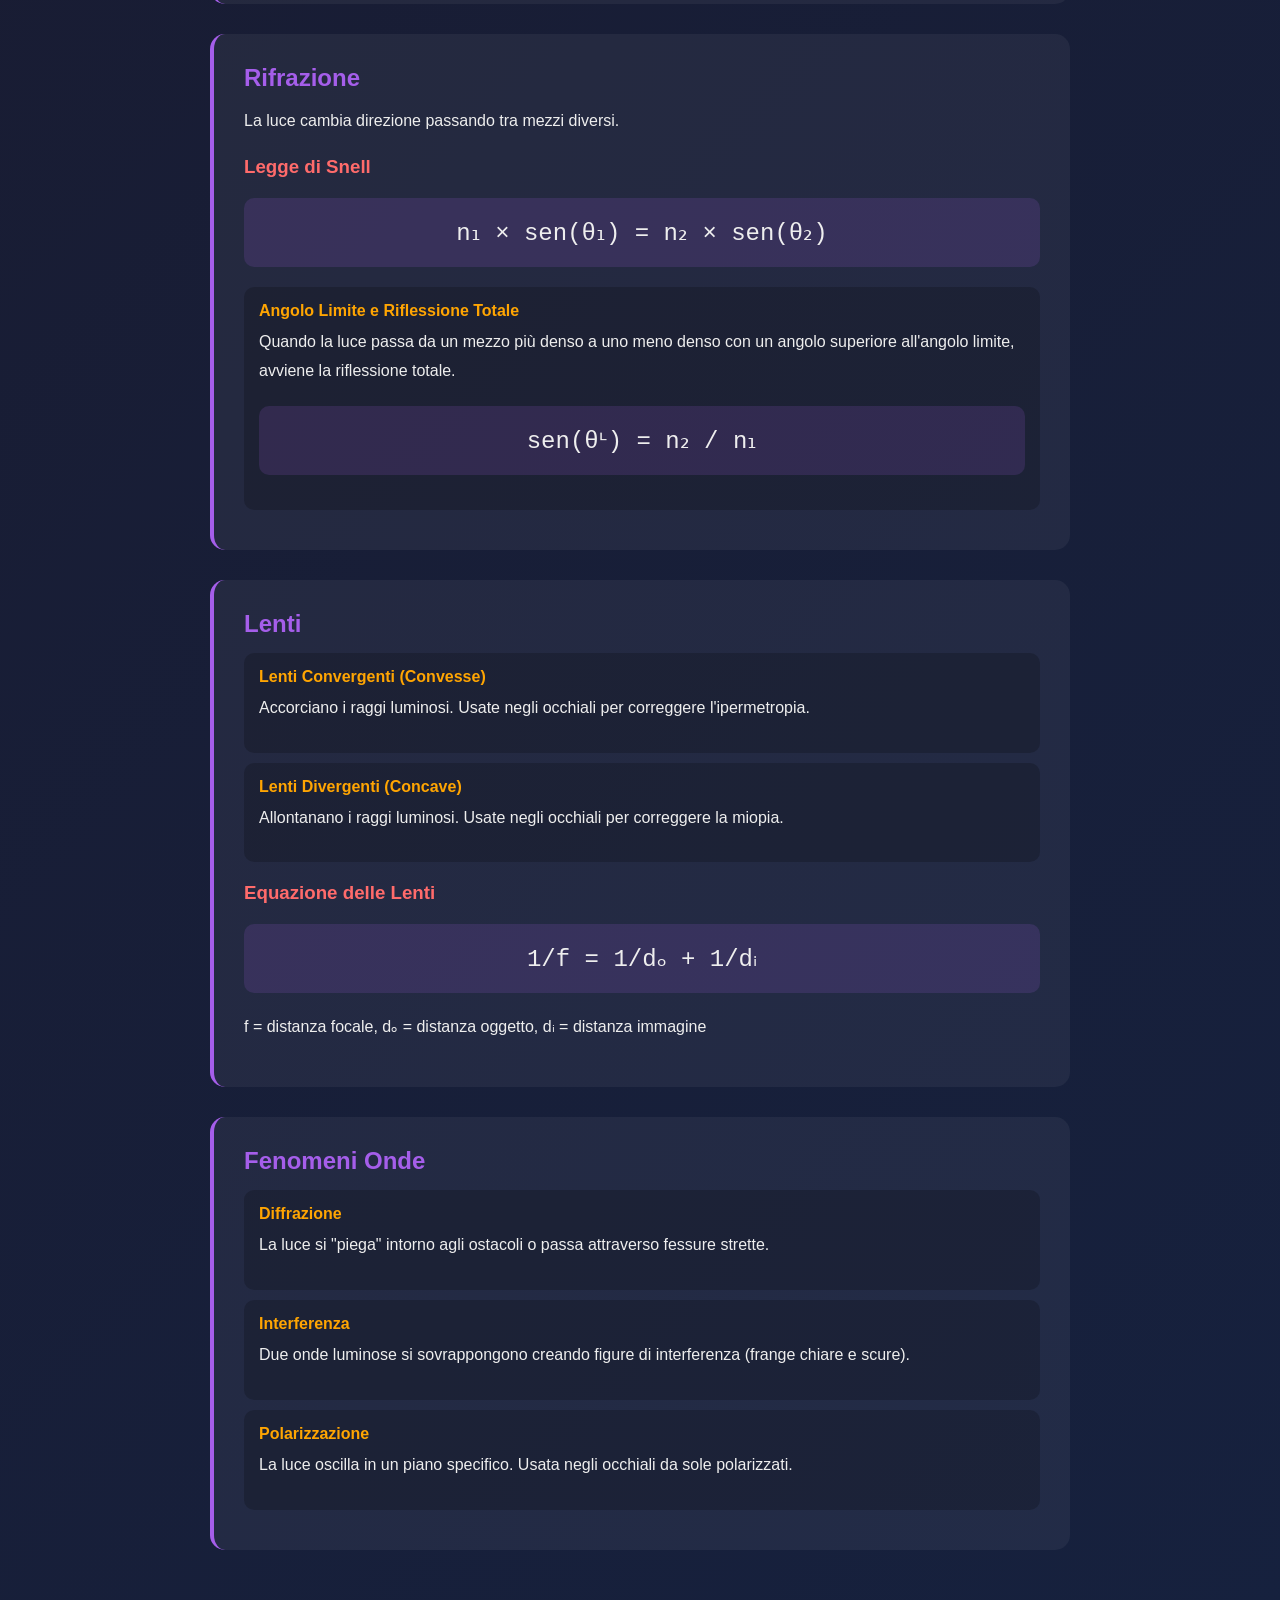
<file: ottica.html>
<!DOCTYPE html>
<html lang="it">
<head>
    <meta charset="UTF-8">
    <meta name="viewport" content="width=device-width, initial-scale=1.0">
    <title>Ottica - Fisica</title>
    <style>
        * { margin: 0; padding: 0; box-sizing: border-box; }
        body { 
            font-family: 'Segoe UI', Arial, sans-serif;
            background: linear-gradient(135deg, #1a1a2e 0%, #16213e 100%);
            color: #eee;
            min-height: 100vh;
        }
        header {
            background: rgba(0,0,0,0.3);
            padding: 20px;
            text-align: center;
            border-bottom: 3px solid #a55eea;
        }
        h1 { color: #a55eea; font-size: 2.5em; margin-bottom: 10px; }
        .back { 
            display: inline-block;
            color: #fff;
            text-decoration: none;
            margin-top: 10px;
            padding: 8px 20px;
            background: rgba(255,255,255,0.1);
            border-radius: 20px;
        }
        .back:hover { background: rgba(255,255,255,0.2); }
        .container {
            max-width: 900px;
            margin: 0 auto;
            padding: 40px 20px;
        }
        section {
            background: rgba(255,255,255,0.05);
            padding: 30px;
            border-radius: 15px;
            margin-bottom: 30px;
            border-left: 4px solid #a55eea;
        }
        h2 { color: #a55eea; margin-bottom: 15px; }
        h3 { color: #ff6b6b; margin: 20px 0 10px; }
        p { line-height: 1.8; margin-bottom: 15px; }
        .formula {
            background: rgba(165,94,234,0.15);
            padding: 20px;
            border-radius: 10px;
            margin: 20px 0;
            text-align: center;
            font-size: 1.5em;
            font-family: 'Courier New', monospace;
        }
        .phenomenon {
            background: rgba(0,0,0,0.2);
            padding: 15px;
            border-radius: 10px;
            margin: 10px 0;
        }
        .phenomenon h4 { color: #ffa502; margin-bottom: 8px; }
        ul { margin-left: 20px; line-height: 2; }
    </style>
</head>
<body>
    <header>
        <h1>Ottica</h1>
        <p>Lo studio della luce e dei fenomeni luminosi</p>
        <a href="index.html" class="back">← Torna alla Home</a>
    </header>

    <div class="container">
        <section>
            <h2>Cos'è l'Ottica?</h2>
            <p>L'ottica studia la luce, la sua propagazione e l'interazione con la materia. 
            Si divide in ottica geometrica (raggi) e ottica fisica (onde).</p>
        </section>

        <section>
            <h2>Propagazione della Luce</h2>
            
            <h3>Velocità della Luce</h3>
            <p>Nel vuoto la luce viaggia a velocità costante:</p>
            <div class="formula">c ≈ 3 × 10⁸ m/s</div>

            <h3>Indice di Rifrazione</h3>
            <p>Indica quanto rallenta la luce in un mezzo:</p>
            <div class="formula">n = c / v</div>
            <p>n = indice di rifrazione, v = velocità nel mezzo</p>

            <h3>Esempi di Indici di Rifrazione</h3>
            <ul>
                <li>Aria: n ≈ 1.0003</li>
                <li>Acqua: n ≈ 1.33</li>
                <li>Vetro: n ≈ 1.5</li>
                <li>Diamante: n ≈ 2.42</li>
            </ul>
        </section>

        <section>
            <h2>Riflessione</h2>
            <p>La luce rimbalza su una superficie.</p>
            
            <h3>Legge della Riflessione</h3>
            <div class="formula">θᵢ = θᵣ</div>
            <p>L'angolo di incidenza uguaglia l'angolo di riflessione</p>

            <div class="phenomenon">
                <h4>Tipi di Specchi</h4>
                <ul>
                    <li><strong>Piano:</strong> Immagine virtuale, dritta, stessa dimensione</li>
                    <li><strong>Concavo:</strong> Convergente, può formare immagini reali</li>
                    <li><strong>Convesso:</strong> Divergente, immagini virtuali ridotte</li>
                </ul>
            </div>
        </section>

        <section>
            <h2>Rifrazione</h2>
            <p>La luce cambia direzione passando tra mezzi diversi.</p>
            
            <h3>Legge di Snell</h3>
            <div class="formula">n₁ × sen(θ₁) = n₂ × sen(θ₂)</div>

            <div class="phenomenon">
                <h4>Angolo Limite e Riflessione Totale</h4>
                <p>Quando la luce passa da un mezzo più denso a uno meno denso con un angolo 
                superiore all'angolo limite, avviene la riflessione totale.</p>
                <div class="formula">sen(θᶫ) = n₂ / n₁</div>
            </div>
        </section>

        <section>
            <h2>Lenti</h2>
            
            <div class="phenomenon">
                <h4>Lenti Convergenti (Convesse)</h4>
                <p>Accorciano i raggi luminosi. Usate negli occhiali per correggere l'ipermetropia.</p>
            </div>

            <div class="phenomenon">
                <h4>Lenti Divergenti (Concave)</h4>
                <p>Allontanano i raggi luminosi. Usate negli occhiali per correggere la miopia.</p>
            </div>

            <h3>Equazione delle Lenti</h3>
            <div class="formula">1/f = 1/dₒ + 1/dᵢ</div>
            <p>f = distanza focale, dₒ = distanza oggetto, dᵢ = distanza immagine</p>
        </section>

        <section>
            <h2>Fenomeni Onde</h2>
            
            <div class="phenomenon">
                <h4>Diffrazione</h4>
                <p>La luce si "piega" intorno agli ostacoli o passa attraverso fessure strette.</p>
            </div>

            <div class="phenomenon">
                <h4>Interferenza</h4>
                <p>Due onde luminose si sovrappongono creando figure di interferenza (frange chiare e scure).</p>
            </div>

            <div class="phenomenon">
                <h4>Polarizzazione</h4>
                <p>La luce oscilla in un piano specifico. Usata negli occhiali da sole polarizzati.</p>
            </div>
        </section>
    </div>
</body>
</html>
</file>
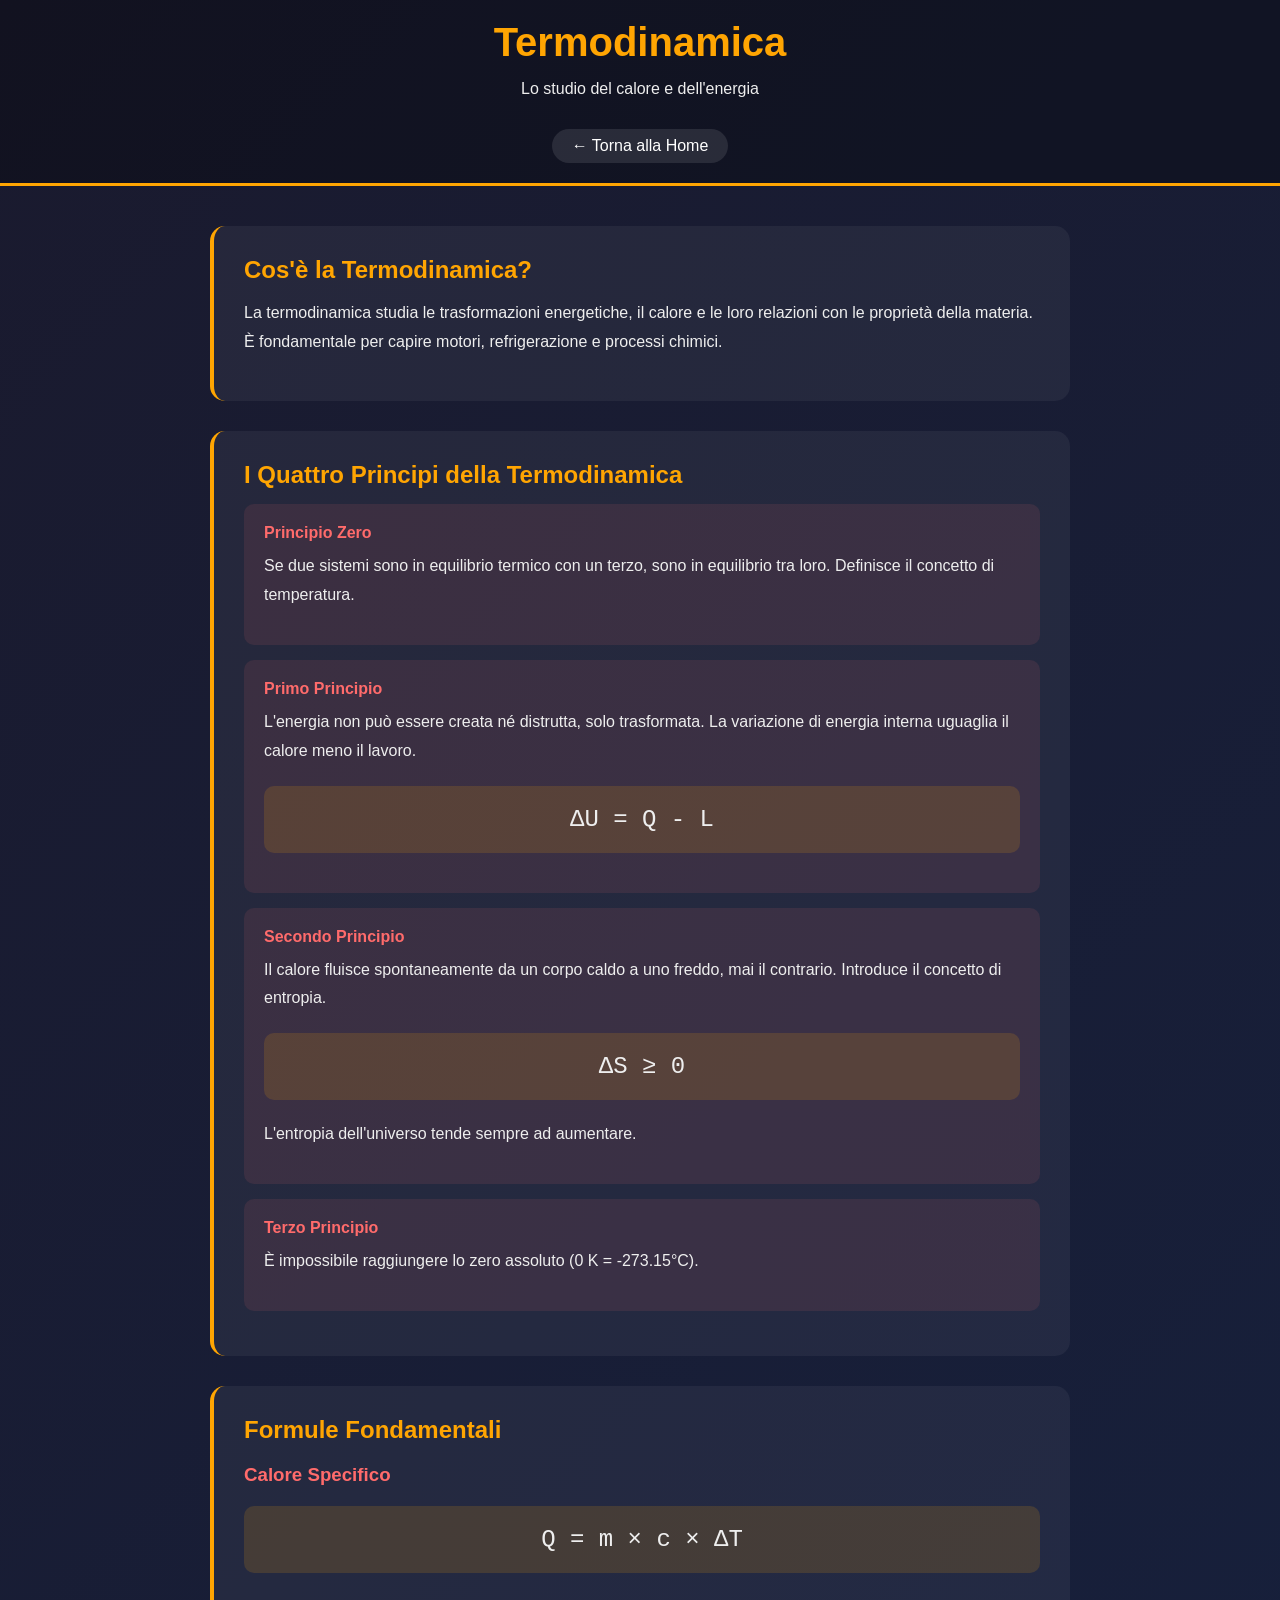
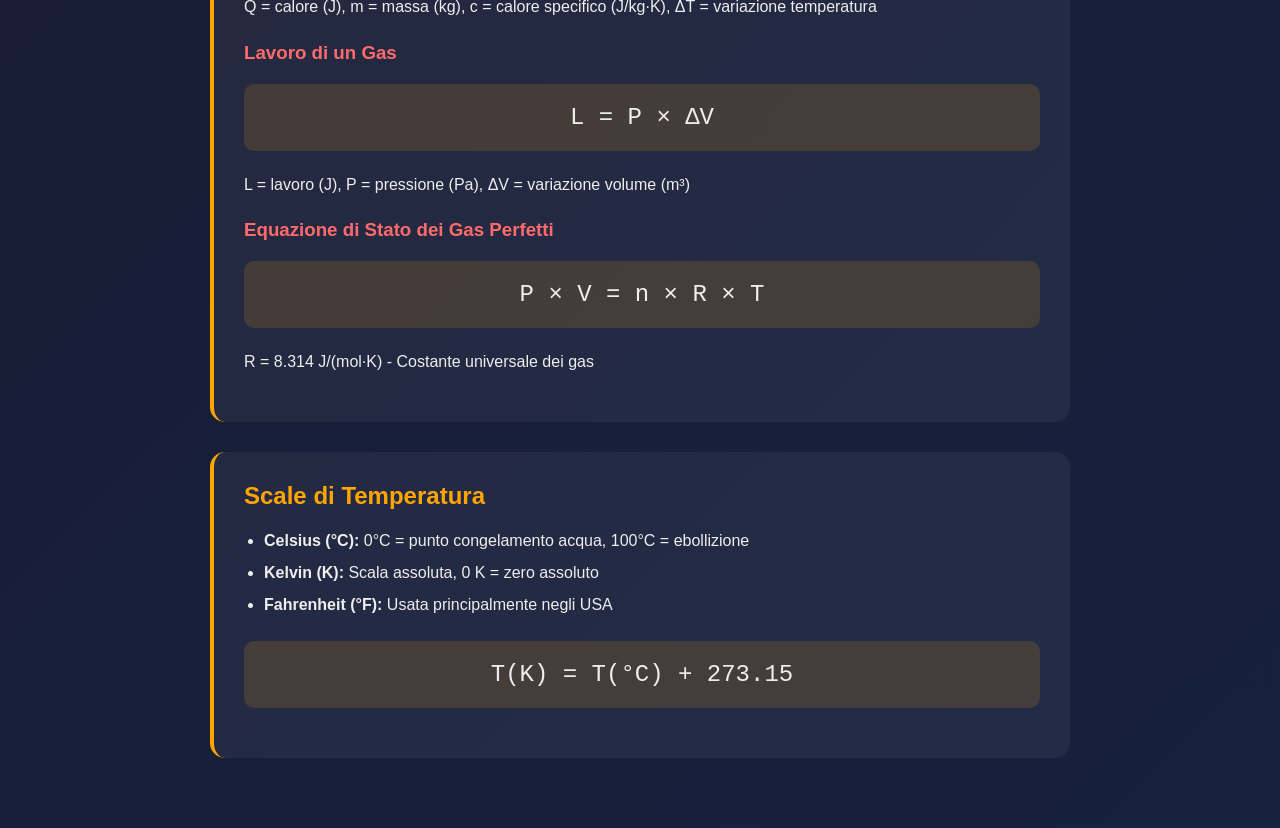
<file: termodinamica.html>
<!DOCTYPE html>
<html lang="it">
<head>
    <meta charset="UTF-8">
    <meta name="viewport" content="width=device-width, initial-scale=1.0">
    <title>Termodinamica - Fisica</title>
    <style>
        * { margin: 0; padding: 0; box-sizing: border-box; }
        body { 
            font-family: 'Segoe UI', Arial, sans-serif;
            background: linear-gradient(135deg, #1a1a2e 0%, #16213e 100%);
            color: #eee;
            min-height: 100vh;
        }
        header {
            background: rgba(0,0,0,0.3);
            padding: 20px;
            text-align: center;
            border-bottom: 3px solid #ffa502;
        }
        h1 { color: #ffa502; font-size: 2.5em; margin-bottom: 10px; }
        .back { 
            display: inline-block;
            color: #fff;
            text-decoration: none;
            margin-top: 10px;
            padding: 8px 20px;
            background: rgba(255,255,255,0.1);
            border-radius: 20px;
        }
        .back:hover { background: rgba(255,255,255,0.2); }
        .container {
            max-width: 900px;
            margin: 0 auto;
            padding: 40px 20px;
        }
        section {
            background: rgba(255,255,255,0.05);
            padding: 30px;
            border-radius: 15px;
            margin-bottom: 30px;
            border-left: 4px solid #ffa502;
        }
        h2 { color: #ffa502; margin-bottom: 15px; }
        h3 { color: #ff6b6b; margin: 20px 0 10px; }
        p { line-height: 1.8; margin-bottom: 15px; }
        .formula {
            background: rgba(255,165,2,0.15);
            padding: 20px;
            border-radius: 10px;
            margin: 20px 0;
            text-align: center;
            font-size: 1.5em;
            font-family: 'Courier New', monospace;
        }
        .law {
            background: rgba(255,107,107,0.1);
            padding: 20px;
            border-radius: 10px;
            margin: 15px 0;
        }
        .law h4 { color: #ff6b6b; margin-bottom: 10px; }
        ul { margin-left: 20px; line-height: 2; }
    </style>
</head>
<body>
    <header>
        <h1>Termodinamica</h1>
        <p>Lo studio del calore e dell'energia</p>
        <a href="index.html" class="back">← Torna alla Home</a>
    </header>

    <div class="container">
        <section>
            <h2>Cos'è la Termodinamica?</h2>
            <p>La termodinamica studia le trasformazioni energetiche, il calore e le loro relazioni con le proprietà della materia. 
            È fondamentale per capire motori, refrigerazione e processi chimici.</p>
        </section>

        <section>
            <h2>I Quattro Principi della Termodinamica</h2>
            
            <div class="law">
                <h4>Principio Zero</h4>
                <p>Se due sistemi sono in equilibrio termico con un terzo, sono in equilibrio tra loro. 
                Definisce il concetto di temperatura.</p>
            </div>

            <div class="law">
                <h4>Primo Principio</h4>
                <p>L'energia non può essere creata né distrutta, solo trasformata. 
                La variazione di energia interna uguaglia il calore meno il lavoro.</p>
                <div class="formula">ΔU = Q - L</div>
            </div>

            <div class="law">
                <h4>Secondo Principio</h4>
                <p>Il calore fluisce spontaneamente da un corpo caldo a uno freddo, mai il contrario. 
                Introduce il concetto di entropia.</p>
                <div class="formula">ΔS ≥ 0</div>
                <p>L'entropia dell'universo tende sempre ad aumentare.</p>
            </div>

            <div class="law">
                <h4>Terzo Principio</h4>
                <p>È impossibile raggiungere lo zero assoluto (0 K = -273.15°C).</p>
            </div>
        </section>

        <section>
            <h2>Formule Fondamentali</h2>
            
            <h3>Calore Specifico</h3>
            <div class="formula">Q = m × c × ΔT</div>
            <p>Q = calore (J), m = massa (kg), c = calore specifico (J/kg·K), ΔT = variazione temperatura</p>

            <h3>Lavoro di un Gas</h3>
            <div class="formula">L = P × ΔV</div>
            <p>L = lavoro (J), P = pressione (Pa), ΔV = variazione volume (m³)</p>

            <h3>Equazione di Stato dei Gas Perfetti</h3>
            <div class="formula">P × V = n × R × T</div>
            <p>R = 8.314 J/(mol·K) - Costante universale dei gas</p>
        </section>

        <section>
            <h2>Scale di Temperatura</h2>
            <ul>
                <li><strong>Celsius (°C):</strong> 0°C = punto congelamento acqua, 100°C = ebollizione</li>
                <li><strong>Kelvin (K):</strong> Scala assoluta, 0 K = zero assoluto</li>
                <li><strong>Fahrenheit (°F):</strong> Usata principalmente negli USA</li>
            </ul>
            <div class="formula">T(K) = T(°C) + 273.15</div>
        </section>
    </div>
</body>
</html>
</file>
<file: CLICCA.css>
/* ==========================================
   1. RESET E STILI GENERALI 
   ========================================== */
* {
    margin: 0;
    padding: 0;
    box-sizing: border-box;
    font-family: 'Segoe UI', Tahoma, Geneva, Verdana, sans-serif;
}

body {
    background-color: #f4f7f6;
    color: #333;
    line-height: 1.6;
}

/* ==========================================
   2. HEADER (Con Immagine di Sfondo)
   ========================================== */
header {
    /* Crea una sfumatura scura sopra l'immagine per rendere il testo leggibile */
    background-image: linear-gradient(rgba(0, 0, 0, 0.5), rgba(0, 0, 0, 0.5)), 
                      url('https://images.unsplash.com/photo-1546182990-dffeafbe841d?auto=format&fit=crop&w=1920&q=80');
    background-size: cover;
    background-position: center;
    background-attachment: fixed; /* Effetto parallasse durante lo scroll */
    color: white;
    text-align: center;
    padding: 100px 20px;
}

header h1 {
    font-size: 3rem;
    margin-bottom: 10px;
    letter-spacing: 2px;
    text-transform: uppercase;
}

header p {
    font-size: 1.2rem;
    opacity: 0.9;
}

/* ==========================================
   3. NAVIGAZIONE (Barra fissa in alto)
   ========================================== */
nav {
    background-color: #2c3e50;
    position: sticky;
    top: 0;
    z-index: 1000;
    box-shadow: 0 4px 6px rgba(0, 0, 0, 0.1);
}

nav ul {
    list-style: none;
    display: flex;
    justify-content: center;
    flex-wrap: wrap; /* Permette di andare a capo sui telefoni */
}

nav ul li a {
    display: block;
    color: white;
    text-decoration: none;
    padding: 15px 25px;
    font-weight: 600;
    transition: background 0.3s, color 0.3s;
}

/* Effetto al passaggio del mouse sul menu */
nav ul li a:hover {
    background-color: #1abc9c;
    color: #2c3e50;
}

/* ==========================================
   4. STRUTTURA CONTENUTI E SEZIONI
   ========================================== */
main {
    max-width: 1200px;
    margin: 40px auto;
    padding: 0 20px;
}

.category-section {
    margin-bottom: 60px;
    scroll-margin-top: 70px; /* Evita che il menu fisso copra i titoli quando usi le ancore */
}

.category-title {
    font-size: 2rem;
    color: #2c3e50;
    border-left: 5px solid #1abc9c; /* Linea verticale colorata a sinistra del titolo */
    padding-left: 15px;
    margin-bottom: 25px;
    text-transform: uppercase;
}

/* ==========================================
   5. GRIGLIA RESPONSIVA E CARD ANIMALI
   ========================================== */
.image-grid {
    display: grid;
    /* Crea colonne dinamiche: minimo 300px, massimo si spartiscono lo spazio */
    grid-template-columns: repeat(auto-fit, minmax(300px, 1fr));
    gap: 25px;
}

.animal-card {
    background-color: white;
    border-radius: 12px;
    overflow: hidden; /* Taglia l'immagine se supera i bordi arrotondati della card */
    box-shadow: 0 4px 15px rgba(0, 0, 0, 0.05);
    transition: transform 0.3s ease, box-shadow 0.3s ease;
}

/* Effetto sollevamento quando si passa sopra la card */
.animal-card:hover {
    transform: translateY(-5px);
    box-shadow: 0 8px 25px rgba(0, 0, 0, 0.15);
}

.animal-card img {
    width: 100%;
    height: 250px;
    object-fit: cover; /* Mantiene le proporzioni dell'immagine ritagliandola a misura */
    display: block;
}

.animal-info {
    padding: 20px;
}

.animal-info h3 {
    margin-bottom: 8px;
    color: #2c3e50;
}

.animal-info p {
    font-size: 0.95rem;
    color: #666;
    margin-bottom: 15px;
}

/* ==========================================
   6. BOTTONI E FOOTER
   ========================================== */
.btn-view {
    display: inline-block;
    background-color: #1abc9c;
    color: white;
    text-decoration: none;
    padding: 8px 18px;
    border-radius: 25px;
    font-size: 0.9rem;
    font-weight: 600;
    transition: background 0.2s;
}

.btn-view:hover {
    background-color: #16a085;
}

footer {
    background-color: #2c3e50;
    color: #bdc3c7;
    text-align: center;
    padding: 30px 20px;
    margin-top: 80px;
}

footer p {
    font-size: 0.9rem;
}
</file>
